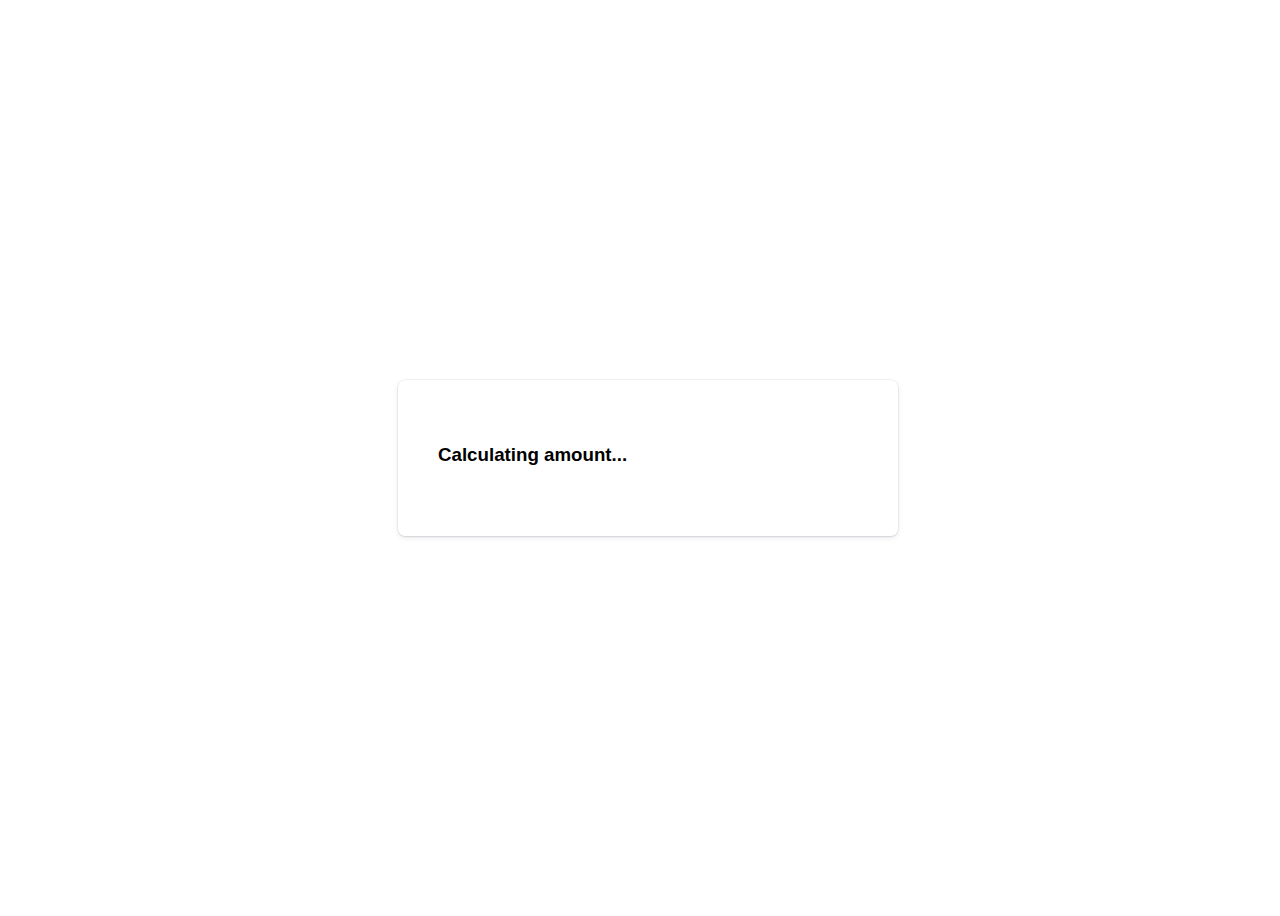
<file: src/checkout.html>
<!DOCTYPE html>
<html lang="en">
  <head>
    <meta charset="utf-8" />
    <title>Accept a payment</title>
    <meta name="description" content="A demo of a payment on Stripe" />
    <meta name="viewport" content="width=device-width, initial-scale=1" />
    <link rel="stylesheet" href="./css/checkout.css" />
    <script type="module" src="https://js.stripe.com/v3/"></script>
    <script type="module" src="./js/checkout.js" defer></script>
  </head>
  <body>
    <!-- Display a payment form -->
    <form id="payment-form">
      <div id="link-authentication-element">
        <!--Stripe.js injects the Link Authentication Element-->
      </div>
      <div id="payment-element">
        <!--Stripe.js injects the Payment Element-->
      </div>
      <h3 id="calculating">Calculating amount...</h3>
      <button id="submit" class="paymentBtn">
        <div class="spinner hidden" id="spinner"></div>
        <span id="button-text"></span>
      </button>
      <p id="counterTag"></p>
      <div id="payment-message"></div>
    </form>
  </body>
</html>
</file>
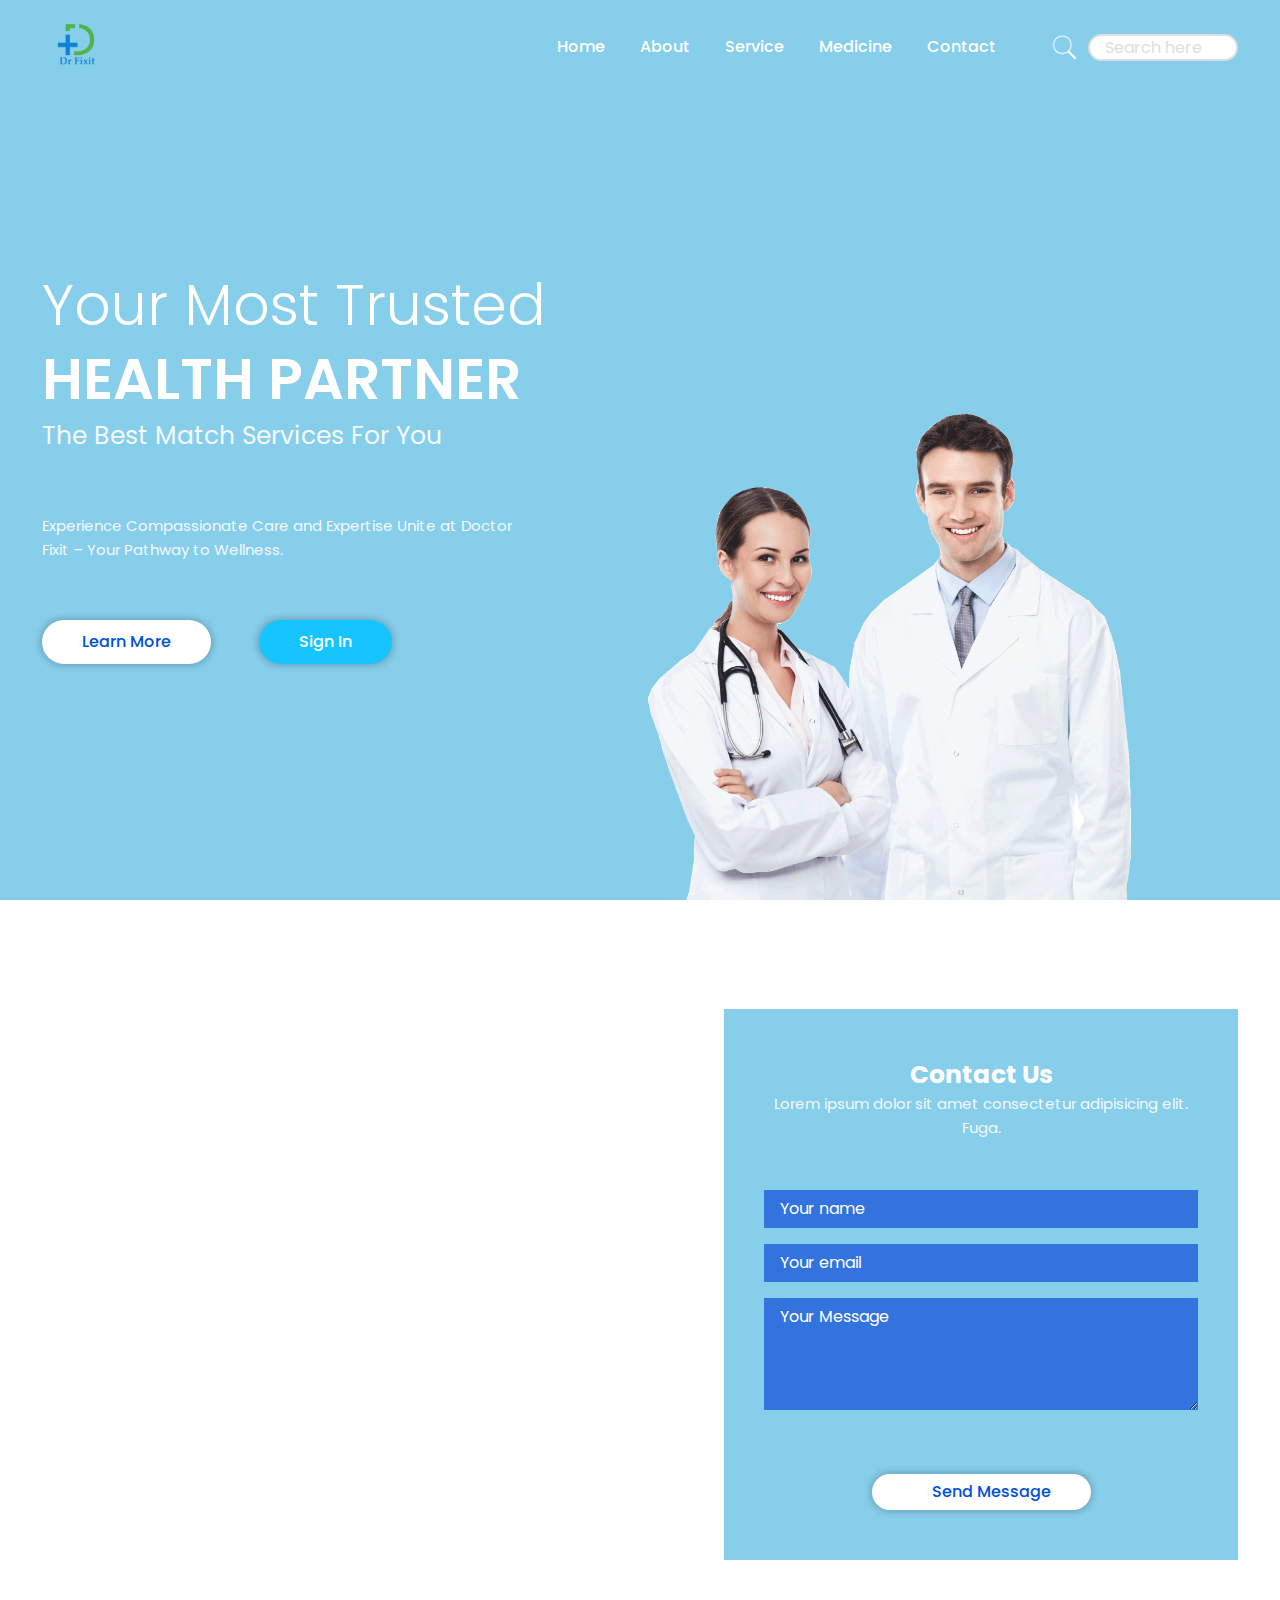
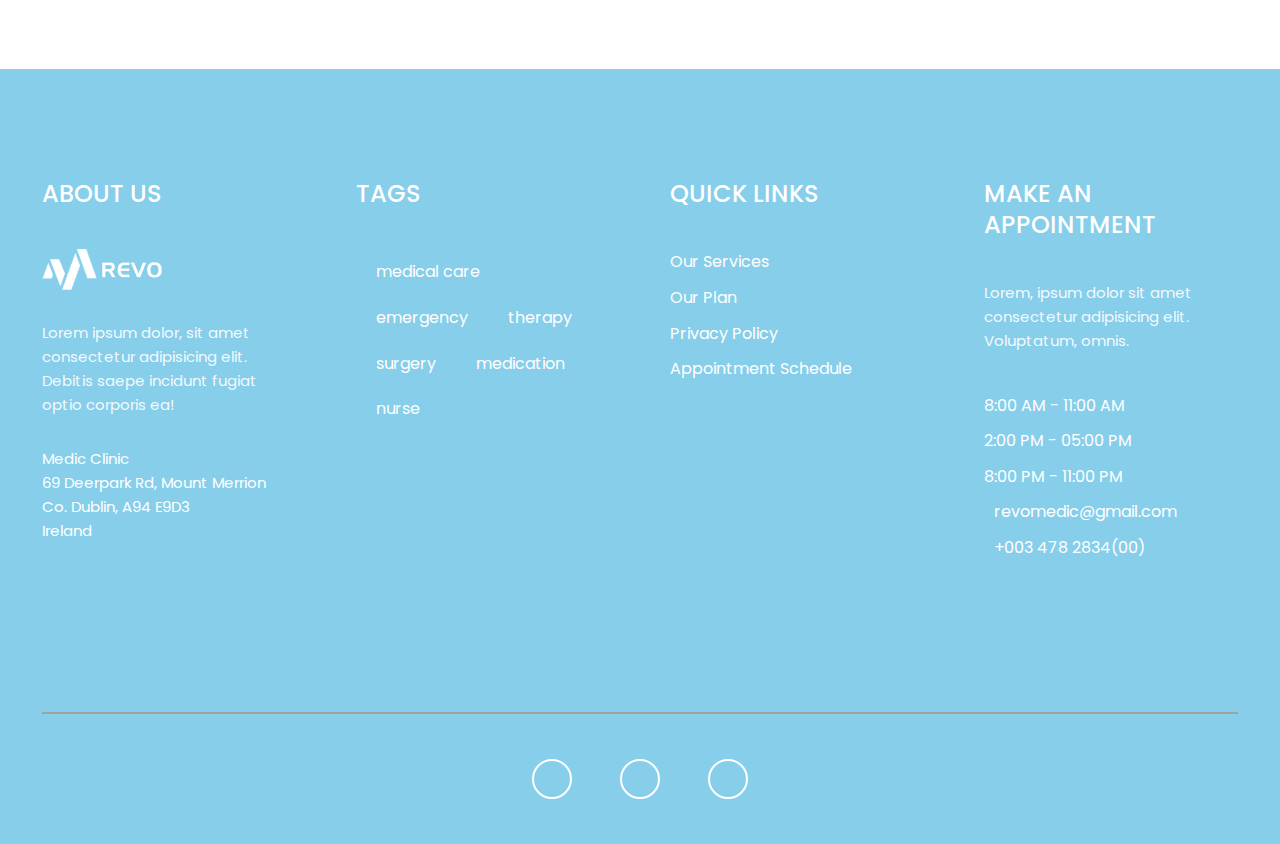
<file: src/contact.html>
<!DOCTYPE html>
<html lang="en">
  <head>
    <meta charset="UTF-8" />
    <meta http-equiv="X-UA-Compatible" content="IE=edge" />
    <meta name="viewport" content="width=device-width, initial-scale=1.0" />
    <title>Revo</title>
    <!-- font awesome -->
    <link
      rel="stylesheet"
      href="https://cdnjs.cloudflare.com/ajax/libs/font-awesome/6.0.0-beta2/css/all.min.css"
      integrity="sha512-YWzhKL2whUzgiheMoBFwW8CKV4qpHQAEuvilg9FAn5VJUDwKZZxkJNuGM4XkWuk94WCrrwslk8yWNGmY1EduTA=="
      crossorigin="anonymous"
      referrerpolicy="no-referrer"
    />
    <!-- normalize css -->
    <link rel="stylesheet" href="css/normalize.css" />
    <!-- custom css -->
    <link rel="stylesheet" href="css/main.css" />
  </head>
  <body>
    <!-- header -->
    <header class="header bg-blue">
      <nav class="navbar bg-blue">
        <div class="container flex">
          <a href="index.html" class="navbar-brand">
            <img src="images/Dr Fixit-01 (1) (1).png" alt="site logo" />
          </a>
          <button type="button" class="navbar-show-btn">
            <img src="images/ham-menu-icon.png" />
          </button>

          <div class="navbar-collapse bg-white">
            <button type="button" class="navbar-hide-btn">
              <img src="images/close-icon.png" />
            </button>
            <ul class="navbar-nav">
              <li class="nav-item">
                <a href="./index.html" class="nav-link">Home</a>
              </li>
              <li class="nav-item">
                <a href="#" class="nav-link">About</a>
              </li>
              <li class="nav-item">
                <a href="./service.html" class="nav-link">Service</a>
              </li>
              <li class="nav-item">
                <a href="./medicine.html" class="nav-link">Medicine</a>
              </li>

              <li class="nav-item">
                <a href="./contact.html" class="nav-link">Contact</a>
              </li>
            </ul>
            <div class="search-bar">
              <form>
                <div class="search-bar-box flex">
                  <span class="search-icon flex">
                    <img src="images/search-icon-dark.png" />
                  </span>
                  <input
                    type="search"
                    class="search-control"
                    placeholder="Search here"
                  />
                </div>
              </form>
            </div>
          </div>
        </div>
      </nav>

      <div class="header-inner text-white text-center">
        <div class="container grid">
          <div class="header-inner-left">
            <h1>
              your most trusted<br />
              <span>health partner</span>
            </h1>
            <p class="lead">the best match services for you</p>
            <p class="text text-md">
              Experience Compassionate Care and Expertise Unite at Doctor Fixit
              – Your Pathway to Wellness.
            </p>
            <div class="btn-group">
              <a href="#" class="btn btn-white">Learn More</a>
              <a href="./signinorup.html" class="btn btn-light-blue">Sign In</a>
            </div>
          </div>
          <div class="header-inner-right">
            <img src="images/header.png" />
          </div>
        </div>
      </div>
    </header>
    <!-- end of header -->

    <main>
      <!-- about section -->

      <!-- contact section -->
      <section id="contact" class="contact py">
        <div class="container grid">
          <div class="contact-left">
            <iframe
              src="https://www.google.com/maps/embed?pb=!1m18!1m12!1m3!1d3447.5031691555005!2d71.47326807514206!3d30.222724610102546!2m3!1f0!2f0!3f0!3m2!1i1024!2i768!4f13.1!3m3!1m2!1s0x393b33898a9bed43%3A0xe8b6afc877a33312!2sNCBA%26E%20Multan%20Campus!5e0!3m2!1sen!2s!4v1692085913038!5m2!1sen!2s"
              width="600"
              height="450"
              style="border: 0"
              allowfullscreen=""
              loading="lazy"
              referrerpolicy="no-referrer-when-downgrade"
            ></iframe>
          </div>
          <div class="contact-right text-white text-center bg-blue">
            <div class="contact-head">
              <h3 class="lead">Contact Us</h3>
              <p class="text text-md">
                Lorem ipsum dolor sit amet consectetur adipisicing elit. Fuga.
              </p>
            </div>
            <form id="contact-form">
              <div class="form-element">
                <input
                  type="text"
                  class="form-control"
                  placeholder="Your name"
                  name="name"
                />
              </div>
              <div class="form-element">
                <input
                  type="email"
                  class="form-control"
                  placeholder="Your email"
                  name="email"
                />
              </div>
              <div class="form-element">
                <textarea
                  rows="5"
                  placeholder="Your Message"
                  class="form-control"
                  name="message"
                ></textarea>
              </div>
              <button type="submit" class="btn btn-white btn-submit">
                <i class="fas fa-arrow-right"></i> Send Message
              </button>
            </form>
          </div>
        </div>
      </section>
      <!-- end of contact section -->
    </main>

    <!-- footer  -->
    <footer id="footer" class="footer text-center">
      <div class="container">
        <div class="footer-inner text-white py grid">
          <div class="footer-item">
            <h3 class="footer-head">about us</h3>
            <div class="icon">
              <img src="images/logo.png" />
            </div>
            <p class="text text-md">
              Lorem ipsum dolor, sit amet consectetur adipisicing elit. Debitis
              saepe incidunt fugiat optio corporis ea!
            </p>
            <address>
              Medic Clinic <br />
              69 Deerpark Rd, Mount Merrion <br />
              Co. Dublin, A94 E9D3 <br />
              Ireland
            </address>
          </div>

          <div class="footer-item">
            <h3 class="footer-head">tags</h3>
            <ul class="tags-list flex">
              <li>medical care</li>
              <li>emergency</li>
              <li>therapy</li>
              <li>surgery</li>
              <li>medication</li>
              <li>nurse</li>
            </ul>
          </div>

          <div class="footer-item">
            <h3 class="footer-head">Quick Links</h3>
            <ul>
              <li><a href="#" class="text-white">Our Services</a></li>
              <li><a href="#" class="text-white">Our Plan</a></li>
              <li><a href="#" class="text-white">Privacy Policy</a></li>
              <li><a href="#" class="text-white">Appointment Schedule</a></li>
            </ul>
          </div>

          <div class="footer-item">
            <h3 class="footer-head">make an appointment</h3>
            <p class="text text-md">
              Lorem, ipsum dolor sit amet consectetur adipisicing elit.
              Voluptatum, omnis.
            </p>
            <ul class="appointment-info">
              <li>8:00 AM - 11:00 AM</li>
              <li>2:00 PM - 05:00 PM</li>
              <li>8:00 PM - 11:00 PM</li>
              <li>
                <i class="fas fa-envelope"></i>
                <span>revomedic@gmail.com</span>
              </li>
              <li>
                <i class="fas fa-phone"></i>
                <span>+003 478 2834(00)</span>
              </li>
            </ul>
          </div>
        </div>

        <div class="footer-links">
          <ul class="flex">
            <li>
              <a href="#" class="text-white flex">
                <i class="fab fa-facebook-f"></i
              ></a>
            </li>
            <li>
              <a href="#" class="text-white flex">
                <i class="fab fa-twitter"></i
              ></a>
            </li>
            <li>
              <a href="#" class="text-white flex">
                <i class="fab fa-linkedin"></i
              ></a>
            </li>
          </ul>
        </div>
      </div>
    </footer>
    <!-- end of footer  -->

    <!-- custom js -->
    <script src="js/script.js"></script>
  </body>
</html>
</file>
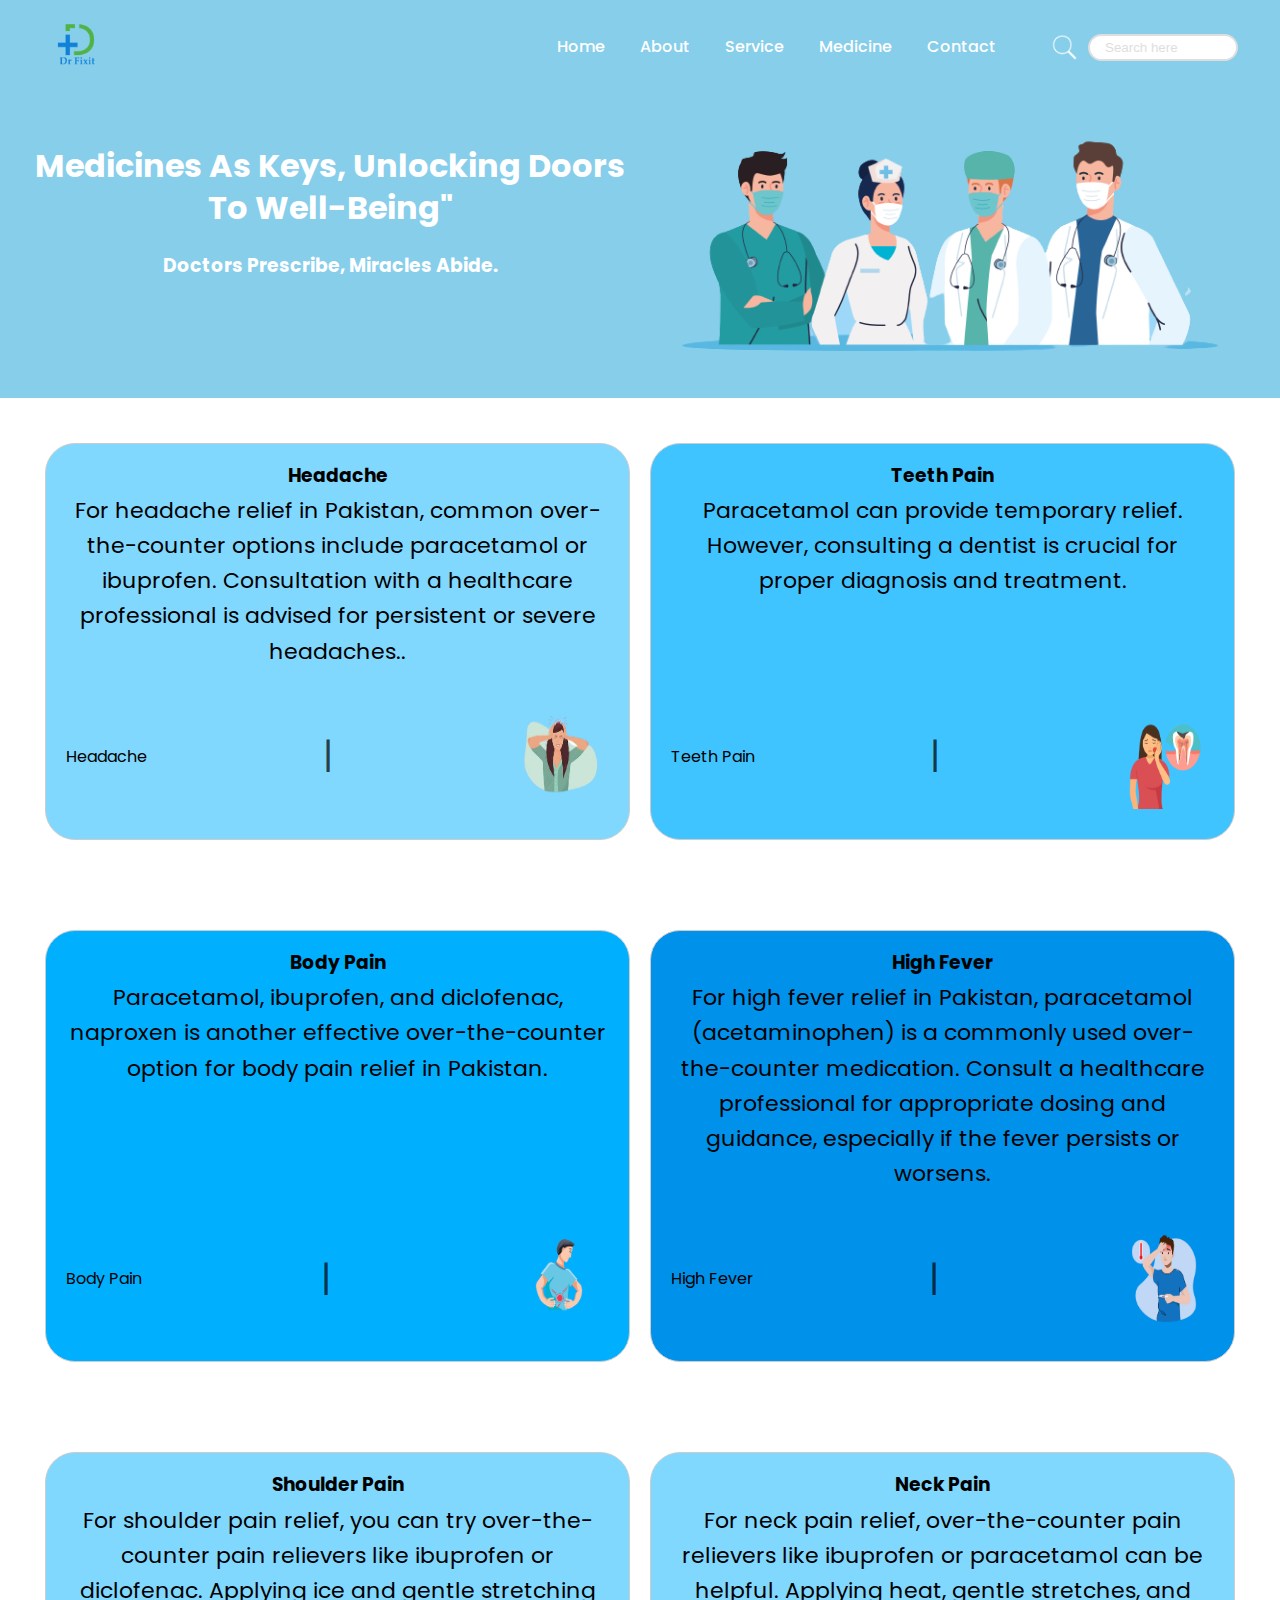
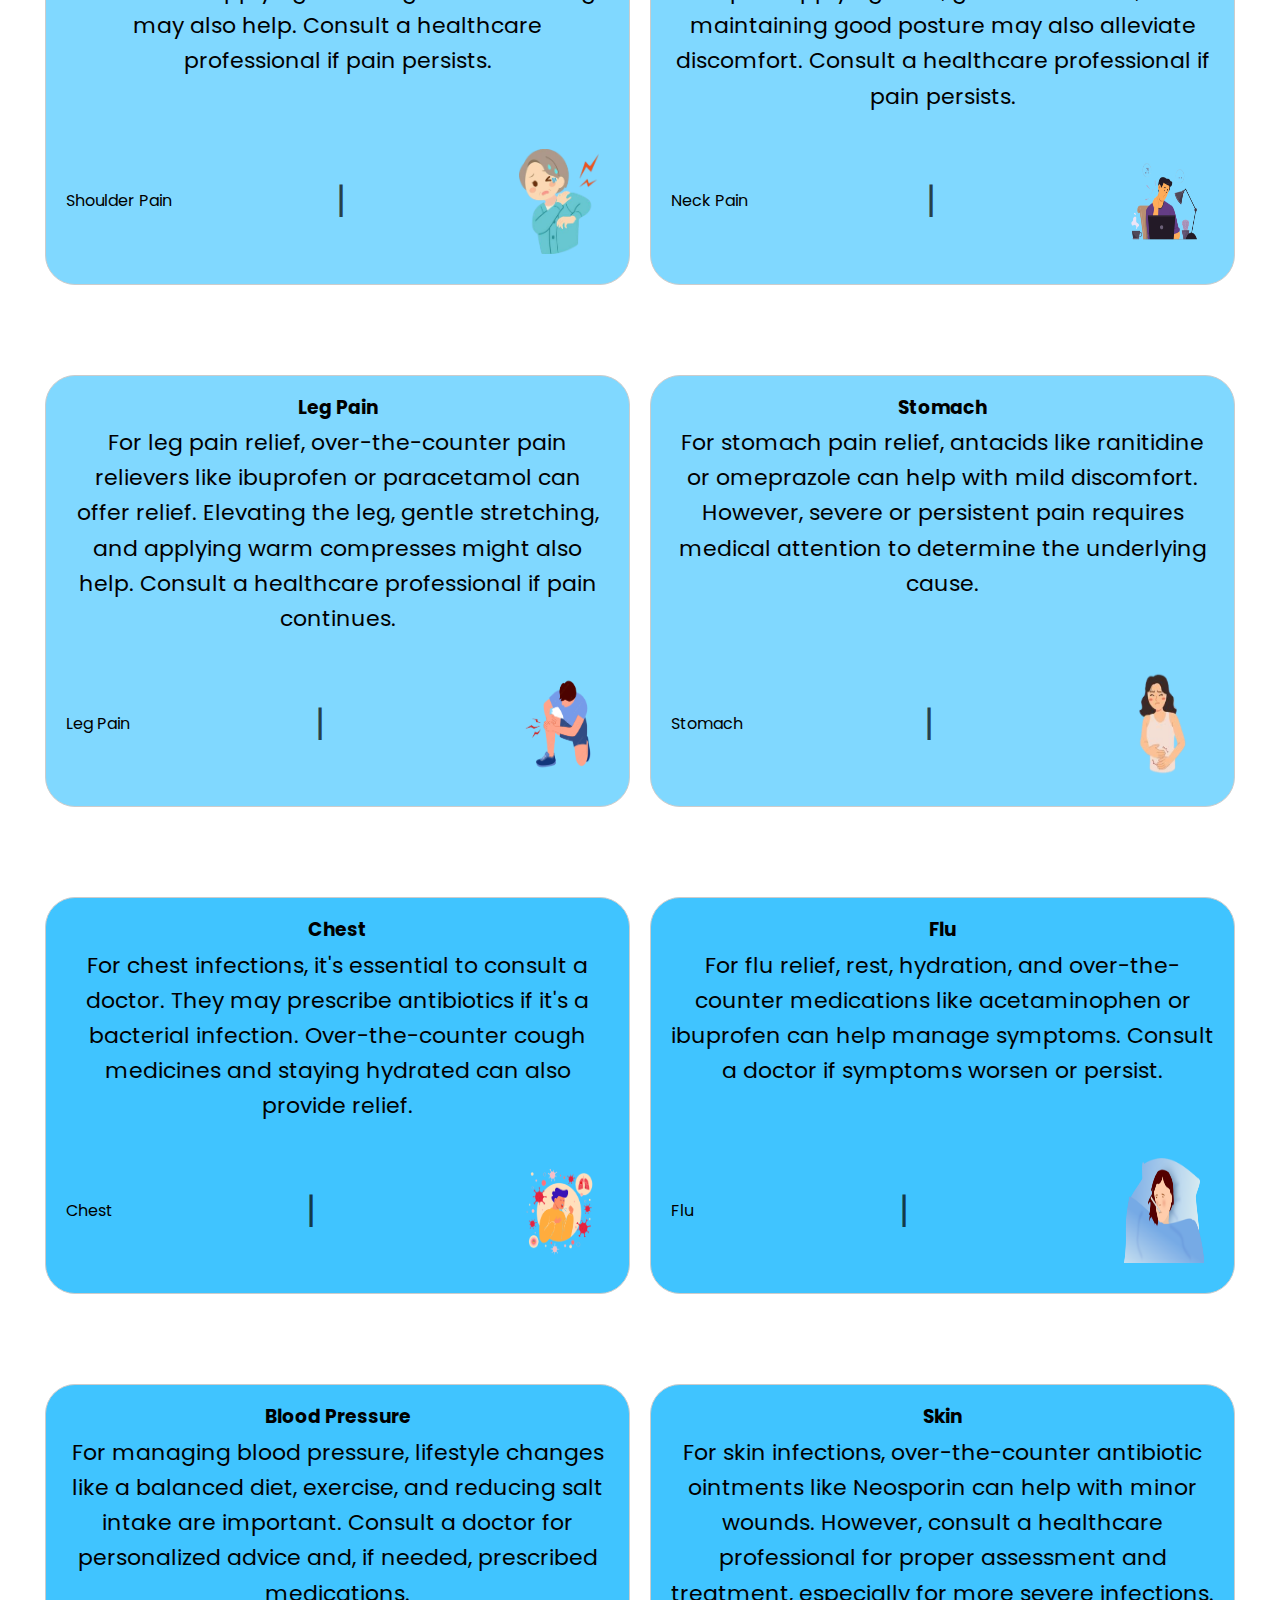
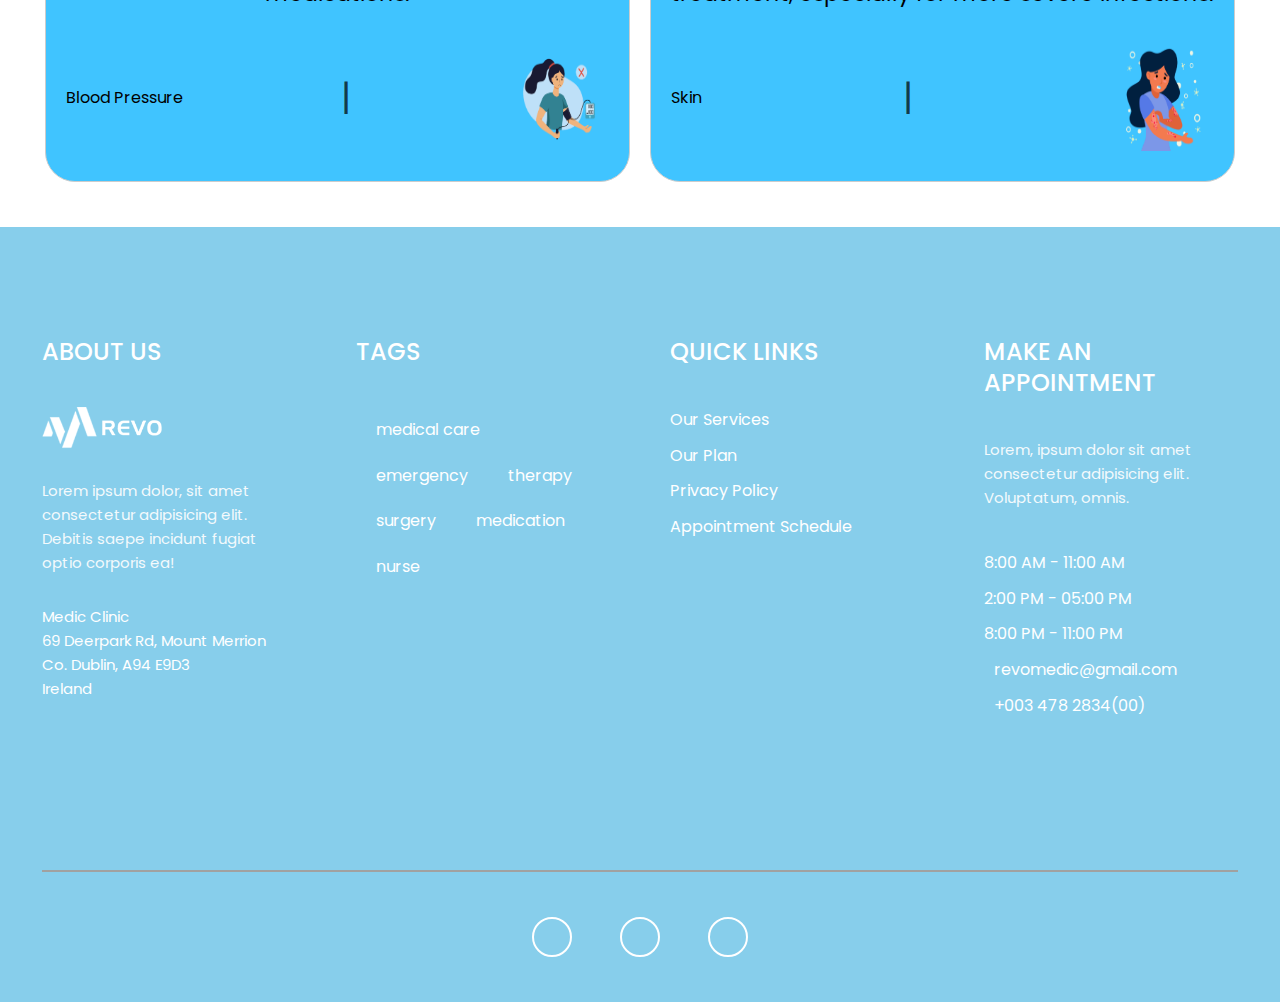
<file: src/medicine.html>
<!DOCTYPE html>
<html lang="en">

<head>
    <meta charset="UTF-8">
    <meta name="viewport" content="width=device-width, initial-scale=1.0">
    <link rel="stylesheet" href="./css/main.css">
    <link rel="stylesheet" href="./css/medicine.css">
    <title>Document</title>
</head>

<body>

    header class="header bg-blue">
    <nav class="navbar bg-blue">
        <div class="container flex">
            <a href="index.html" class="navbar-brand">
                <img src="images/Dr Fixit-01 (1) (1).png" alt="site logo">
            </a>
            <button type="button" class="navbar-show-btn">
                <img src="images/ham-menu-icon.png">
            </button>

            <div class="navbar-collapse bg-white">
                <button type="button" class="navbar-hide-btn">
                    <img src="images/close-icon.png">
                </button>
                <ul class="navbar-nav">
                    <li class="nav-item">
                        <a href="./index.html" class="nav-link">Home</a>
                    </li>
                    <li class="nav-item">
                        <a href="#" class="nav-link">About</a>
                    </li>
                    <li class="nav-item">
                        <a href="./service.html" class="nav-link">Service</a>
                    </li>
                    <li class="nav-item">
                        <a href="./medicine.html" class="nav-link">Medicine</a>
                    </li>


                    <li class="nav-item">
                        <a href="./contact.html" class="nav-link">Contact</a>
                    </li>
                </ul>
                <div class="search-bar">
                    <form>
                        <div class="search-bar-box flex">
                            <span class="search-icon flex">
                                <img src="images/search-icon-dark.png">
                            </span>
                            <input type="search" class="search-control" placeholder="Search here">
                        </div>
                    </form>
                </div>
            </div>
        </div>
    </nav>
    <!-- main section started -->
    <main class="main-section">
        <div class="section-one">
            <p>
            <h1>Medicines as keys, unlocking doors to well-being"<br></h1>
            <br>
            <h3>Doctors prescribe, miracles abide.</h3>
            </p>
        </div>
        <div class="section-two">
            <img src="./Assests/med.jpg.png" alt="Image">
        </div>
    </main>
    <!-- ended -->

    <!-- boxes section started  -->

    <section class="main">
        <div class="medicine-box1">
            <h3>Headache</h3>
            <div class="med-info">For headache relief in Pakistan, common over-the-counter options include paracetamol
                or ibuprofen. Consultation with a healthcare professional is advised for persistent or severe
                headaches..</div>
                <div class="box-p">
                    <p>Headache</p>
                    <span class="box-p-span">|</span>
                    <img src="./Assests/download-removebg-preview.png" alt="Disease 1" class="medicine-1">
                </div>
                

        </div>

        <div class="medicine-box2">
            <h3>Teeth Pain</h3>
            <div class="med-info">
                Paracetamol can provide temporary relief. However, consulting a dentist is crucial for proper diagnosis
                and treatment.
            </div>

            <div class="box-p">
                <p>Teeth Pain</p>
                <span class="box-p-span">|</span>
                <img src="./Assests/teeth.png" alt="Disease 2" class="medicine-1">
            </div>
            
            
        </div>

    </section>
    <section class="main">
        <div class="medicine-box3">
            <h3>Body Pain</h3>
            <div class="med-info">
                Paracetamol, ibuprofen, and diclofenac, naproxen is another effective over-the-counter option for body
                pain relief in Pakistan.
            </div>
            <div class="box-p">
                <p>Body Pain</p>
                <span class="box-p-span">|</span>
                <img src="./Assests/body.png" alt="Disease 3" class="medicine-1">
            </div>
        </div>
        <div class="medicine-box4">
            <h3>High Fever</h3>
            <div class="med-info">
                For high fever relief in Pakistan, paracetamol (acetaminophen) is a commonly used over-the-counter
                medication. Consult a healthcare professional for appropriate dosing and guidance, especially if the
                fever persists or worsens.
            </div>
            <div class="box-p">
                <p>High Fever</p>
                <span class="box-p-span">|</span>
                <img src="./Assests/high fever.png" alt="Disease 4" class="medicine-1">
            </div>

        </div>
    </section>
    <section class="main">
        <div class="medicine-box5">
            <h3>Shoulder Pain</h3>
            <div class="med-info">
                For shoulder pain relief, you can try over-the-counter pain relievers like ibuprofen or diclofenac.
                Applying ice and gentle stretching may also help. Consult a healthcare professional if pain persists.
            </div>
            <div class="box-p">
                <p>Shoulder Pain</p>
                <span class="box-p-span">|</span>
                <img src="./Assests/shoulder pain.png" alt="Disease 5" class="medicine-1">
            </div>

        </div>

        <div class="medicine-box6">
            <h3>Neck Pain</h3>
            <div class="med-info">
                For neck pain relief, over-the-counter pain relievers like ibuprofen or paracetamol can be helpful.
                Applying heat, gentle stretches, and maintaining good posture may also alleviate discomfort. Consult a
                healthcare professional if pain persists.
            </div>
            <div class="box-p">
                <p>Neck Pain</p>
                <span class="box-p-span">|</span>
                <img src="./Assests/neck pain.png" alt="Disease 6" class="medicine-1">
            </div>
            
        </div>
    </section>
    <section class="main">
        <div class="medicine-box7">
            <h3>Leg Pain</h3>
            <div class="med-info">
                For leg pain relief, over-the-counter pain relievers like ibuprofen or paracetamol can offer relief.
                Elevating the leg, gentle stretching, and applying warm compresses might also help. Consult a healthcare
                professional if pain continues.
            </div>
            <div class="box-p">
                <p>Leg Pain</p>
                <span class="box-p-span">|</span>
                <img src="./Assests/leg pain.png" alt="Disease 7" class="medicine-1">
            </div>
        </div>
        <div class="medicine-box8">
            <h3>Stomach</h3>
            <div class="med-info">
                For stomach pain relief, antacids like ranitidine or omeprazole can help with mild discomfort. However,
                severe or persistent pain requires medical attention to determine the underlying cause.
            </div>
            <div class="box-p">
                <p>Stomach</p>
                <span class="box-p-span">|</span>
                <img src="./Assests/stomach pain.png" alt="Disease 8" class="medicine-1">
            </div>
        </div>
    </section>
    <section class="main">
        <div class="medicine-box9">
            <h3>Chest</h3>
            <div class="med-info">
                For chest infections, it's essential to consult a doctor. They may prescribe antibiotics if it's a
                bacterial infection. Over-the-counter cough medicines and staying hydrated can also provide relief.
            </div>
            <div class="box-p">
                <p>Chest</p>
                <span class="box-p-span">|</span>
                <img src="./Assests/chest.png" alt="Disease 9" class="medicine-1">
            </div>
           

        </div>

        <div class="medicine-box10">
            <h3>Flu</h3>
            <div class="med-info">

                For flu relief, rest, hydration, and over-the-counter medications like acetaminophen or ibuprofen can
                help manage symptoms. Consult a doctor if symptoms worsen or persist.
            </div>
            <div class="box-p">
                <p>Flu</p>
                <span class="box-p-span">|</span>
                <img src="./Assests/flu.png" alt="Disease 10" class="medicine-1">
            </div>
            
        </div>

    </section>
    <section class="main">
        <div class="medicine-box11">
            <h3>Blood Pressure</h3>
            <div class="med-info">
                For managing blood pressure, lifestyle changes like a balanced diet, exercise, and reducing salt intake
                are important. Consult a doctor for personalized advice and, if needed, prescribed medications.
            </div>
            <div class="box-p">
                <p>Blood Pressure</p>
                <span class="box-p-span">|</span>
                <img src="./Assests/high blood pressure.png" alt="Disease 11" class="medicine-1">
            </div>
        </div>
        <div class="medicine-box12">
            <h3>Skin</h3>
            <div class="med-info">
                For skin infections, over-the-counter antibiotic ointments like Neosporin can help with minor wounds.
                However, consult a healthcare professional for proper assessment and treatment, especially for more
                severe infections.
            </div>
            <div class="box-p">
                <p>Skin</p>
                <span class="box-p-span">|</span>
                <img src="./Assests/skin infection (1).png" alt="Disease 12" class="medicine-1">
            </div>
        </div>
    </section>

    <div class="medicine-info" id="medicine-info"></div>



    <!-- footer -->

    <footer id="footer" class="footer text-center">
        <div class="container">
            <div class="footer-inner text-white py grid">
                <div class="footer-item">
                    <h3 class="footer-head">about us</h3>
                    <div class="icon">
                        <img src="images/logo.png">
                    </div>
                    <p class="text text-md">Lorem ipsum dolor, sit amet consectetur adipisicing elit. Debitis saepe
                        incidunt fugiat optio corporis ea!</p>
                    <address>
                        Medic Clinic <br>
                        69 Deerpark Rd, Mount Merrion <br>
                        Co. Dublin, A94 E9D3 <br>
                        Ireland
                    </address>
                </div>

                <div class="footer-item">
                    <h3 class="footer-head">tags</h3>
                    <ul class="tags-list flex">
                        <li>medical care</li>
                        <li>emergency</li>
                        <li>therapy</li>
                        <li>surgery</li>
                        <li>medication</li>
                        <li>nurse</li>
                    </ul>
                </div>

                <div class="footer-item">
                    <h3 class="footer-head">Quick Links</h3>
                    <ul>
                        <li><a href="#" class="text-white">Our Services</a></li>
                        <li><a href="#" class="text-white">Our Plan</a></li>
                        <li><a href="#" class="text-white">Privacy Policy</a></li>
                        <li><a href="#" class="text-white">Appointment Schedule</a></li>
                    </ul>
                </div>

                <div class="footer-item">
                    <h3 class="footer-head">make an appointment</h3>
                    <p class="text text-md">Lorem, ipsum dolor sit amet consectetur adipisicing elit. Voluptatum, omnis.
                    </p>
                    <ul class="appointment-info">
                        <li>8:00 AM - 11:00 AM</li>
                        <li>2:00 PM - 05:00 PM</li>
                        <li>8:00 PM - 11:00 PM</li>
                        <li>
                            <i class="fas fa-envelope"></i>
                            <span>revomedic@gmail.com</span>
                        </li>
                        <li>
                            <i class="fas fa-phone"></i>
                            <span>+003 478 2834(00)</span>
                        </li>
                    </ul>
                </div>
            </div>

            <div class="footer-links">
                <ul class="flex">
                    <li><a href="#" class="text-white flex"> <i class="fab fa-facebook-f"></i></a></li>
                    <li><a href="#" class="text-white flex"> <i class="fab fa-twitter"></i></a></li>
                    <li><a href="#" class="text-white flex"> <i class="fab fa-linkedin"></i></a></li>
                </ul>
            </div>
        </div>
    </footer>
    <!-- custom js -->
    <script type="module"  src="./js/script.js"></script>
</body>

</html>
</file>
<file: src/css/checkout.css>
/* Variables */
* {
  box-sizing: border-box;
}

body {
  font-family: -apple-system, BlinkMacSystemFont, sans-serif;
  font-size: 16px;
  -webkit-font-smoothing: antialiased;
  display: flex;
  justify-content: center;
  align-content: center;
  height: 100vh;
  width: 100vw;
}

form {
  width: 30vw;
  min-width: 500px;
  align-self: center;
  box-shadow: 0px 0px 0px 0.5px rgba(50, 50, 93, 0.1),
    0px 2px 5px 0px rgba(50, 50, 93, 0.1), 0px 1px 1.5px 0px rgba(0, 0, 0, 0.07);
  border-radius: 7px;
  padding: 40px;
}

.hidden {
  display: none;
}

#payment-message {
  color: rgb(105, 115, 134);
  font-size: 16px;
  line-height: 20px;
  padding-top: 12px;
  text-align: center;
}

#payment-element {
  margin-bottom: 24px;
}

/* Buttons and links */
button {
  background: #5469d4;
  font-family: Arial, sans-serif;
  color: #ffffff;
  border-radius: 4px;
  border: 0;
  padding: 12px 16px;
  font-size: 16px;
  font-weight: 600;
  cursor: pointer;
  display: none;
  transition: all 0.2s ease;
  box-shadow: 0px 4px 5.5px 0px rgba(0, 0, 0, 0.07);
  width: 100%;
}
button:hover {
  filter: contrast(115%);
}
button:disabled {
  opacity: 0.5;
  cursor: default;
}

/* spinner/processing state, errors */
.spinner,
.spinner:before,
.spinner:after {
  border-radius: 50%;
}
.spinner {
  color: #ffffff;
  font-size: 22px;
  text-indent: -99999px;
  margin: 0px auto;
  position: relative;
  width: 20px;
  height: 20px;
  box-shadow: inset 0 0 0 2px;
  -webkit-transform: translateZ(0);
  -ms-transform: translateZ(0);
  transform: translateZ(0);
}
.spinner:before,
.spinner:after {
  position: absolute;
  content: "";
}
.spinner:before {
  width: 10.4px;
  height: 20.4px;
  background: #5469d4;
  border-radius: 20.4px 0 0 20.4px;
  top: -0.2px;
  left: -0.2px;
  -webkit-transform-origin: 10.4px 10.2px;
  transform-origin: 10.4px 10.2px;
  -webkit-animation: loading 2s infinite ease 1.5s;
  animation: loading 2s infinite ease 1.5s;
}
.spinner:after {
  width: 10.4px;
  height: 10.2px;
  background: #5469d4;
  border-radius: 0 10.2px 10.2px 0;
  top: -0.1px;
  left: 10.2px;
  -webkit-transform-origin: 0px 10.2px;
  transform-origin: 0px 10.2px;
  -webkit-animation: loading 2s infinite ease;
  animation: loading 2s infinite ease;
}

@-webkit-keyframes loading {
  0% {
    -webkit-transform: rotate(0deg);
    transform: rotate(0deg);
  }
  100% {
    -webkit-transform: rotate(360deg);
    transform: rotate(360deg);
  }
}
@keyframes loading {
  0% {
    -webkit-transform: rotate(0deg);
    transform: rotate(0deg);
  }
  100% {
    -webkit-transform: rotate(360deg);
    transform: rotate(360deg);
  }
}

@media only screen and (max-width: 600px) {
  form {
    width: 80vw;
    min-width: initial;
  }
}

#counterTag {
  text-align: center;
}
</file>
<file: src/css/main.css>
@import url('https://fonts.googleapis.com/css2?family=Poppins:wght@200;300;400;500;600;700;800;900&display=swap');

/* variables */
:root{
    --fros-blue-color: #0050d5;
    --light-blue-color: #16c5ff;
    --dark-color: #202020;
    --light-gray: #dedede;
    --dark-gray: #a1a1a0;
    --light-color: #fff;
    --poppins-font: 'Poppins', sans-serif;
    --transition: all 0.3s ease-in-out;
    --box-shadow: 0 0 15px 2px rgba(0, 0, 0, 0.2)!important;
}

/* some resets */
*{
    padding: 0;
    margin: 0;
    -webkit-box-sizing: border-box;
            box-sizing: border-box;
}
html{
    font-size: 10px;
}
body{
    font-size: 1.6rem;
    line-height: 1.6;
    font-family: var(--poppins-font);
    overflow-x: hidden;
}
.banner-img{
    margin-top: 90px;
}
.content{
    display: flex;
}
/* service section css */

  /* Services ends  */
img{
    width: 100%;
    display: block;
}
ul{
    list-style: none;
}
a{
    text-decoration: none;
    color: var(--dark-color);
}
.bg-blue{
    background-color: skyblue;
}
.bg-white{
    background-color: var(--light-color);
}
.text-blue{
    color: var(--fros-blue-color);
}
.text-white{
    color: var(--light-color);
}

/* button */
.btn, button{
    border: none;
    cursor: pointer;
}
.btn{
    padding: .9rem 4rem;
    border-radius: 3rem;
    display: inline-block;
    background-color: var(--light-color);
    font-weight: 500;
    -webkit-box-shadow: 0 0 7px 2px rgba(0, 0, 0, 0.2);
            box-shadow: 0 0 7px 2px rgba(0, 0, 0, 0.2);
    -webkit-transition: var(--transition);
    -o-transition: var(--transition);
    transition: var(--transition);
}
.btn-white{
    color: var(--fros-blue-color);
}
.btn-light-blue{
    background-color: var(--light-blue-color);
    color: var(--light-color);
}
.btn-blue{
    background-color: skyblue;
    color: var(--light-color);
}
.btn-group{
    display: -webkit-box;
    display: -ms-flexbox;
    display: flex;
    -ms-flex-wrap: wrap;
        flex-wrap: wrap;
    -webkit-box-align: center;
        -ms-flex-align: center;
            align-items: center;
}
.btn-group .btn{
    width: 100%;
}
.btn-group .btn:first-child{
    margin-bottom: 2rem;
}
.btn:hover{
    -webkit-box-shadow: var(--box-shadow);
            box-shadow: var(--box-shadow);
}

.container{
    max-width: 95vw;
    margin: 0 auto;
    padding: 0 1rem;
}
.flex{
    display: -webkit-box;
    display: -ms-flexbox;
    display: flex;
    -webkit-box-align: center;
        -ms-flex-align: center;
            align-items: center;
    -webkit-box-pack: center;
        -ms-flex-pack: center;
            justify-content: center;
}
.grid{
    display: grid;
}
input{
    outline: 0;
}
.lead{
    font-size: 25px;
    text-transform: capitalize;
}
h1, h2, h3{
    text-transform: capitalize;
    margin-top: 0;
    line-height: 1.3;
}
.text{
    opacity: 0.9;
}
.text-md{
    font-size: 1.5rem;
}
.text-lg{
    font-size: 2rem;
    font-weight: 500;
}
.text-sm{
    font-size: 1.3rem;
}
.py{
    padding: 10.9rem 0;
}
.text-center{
    text-align: center;
}

/* header */
.header{
    min-height: 100vh;
}
.navbar{
    position: fixed;
    top: 0;
    left: 0;
    width: 100%;
    padding: 3.2rem 0;
    z-index: 999;
    background-color: skyblue;
}
.navbar .container{
    -webkit-box-pack: justify;
        -ms-flex-pack: justify;
            justify-content: space-between;
            height: 30px;
}
.navbar-brand img{
    width: 68px;
    height: 70px;
}
.navbar-show-btn, .navbar-hide-btn{
    background-color: transparent;
    width: 30px;
    -webkit-transition: var(--transition);
    -o-transition: var(--transition);
    transition: var(--transition);
}
button[class ^= navbar]:hover{
    -webkit-transform: scale(1.1);
        -ms-transform: scale(1.1);
            transform: scale(1.1);
}


.navbar-collapse{
    position: fixed;
    top: 0;
    right: 0;
    width: 100%;
    height: 100%;
    padding: 8rem 3rem;
    display: -webkit-box;
    display: -ms-flexbox;
    display: flex;
    -webkit-box-orient: vertical;
    -webkit-box-direction: normal;
        -ms-flex-direction: column;
            flex-direction: column;
    -webkit-box-pack: justify;
        -ms-flex-pack: justify;
            justify-content: space-between;
    -webkit-box-shadow: -3px 0 10px 4px rgba(0, 0, 0, 0.1);
            box-shadow: -3px 0 10px 4px rgba(0, 0, 0, 0.1);
    -webkit-transform: translateX(110%);
        -ms-transform: translateX(110%);
            transform: translateX(110%);
    -webkit-transition: var(--transition);
    -o-transition: var(--transition);
    transition: var(--transition);
    z-index: 1000;
}
/* navbar show class */
.navbar-show{
    -webkit-transform: translateX(0);
        -ms-transform: translateX(0);
            transform: translateX(0);
}
.navbar-hide-btn{
    position: absolute;
    right: 2rem;
    top: 4.5rem;
}
.nav-item{
    margin: 1.4rem 0;
}
.nav-link{
    opacity: 0.8;
    font-weight: 600;
    -webkit-transition: var(--transition);
    -o-transition: var(--transition);
    transition: var(--transition);
    display: inline-block;
}
.nav-link:hover{
    opacity: 1;
    color: var(--fros-blue-color);
    -webkit-transform: translateX(10px);
        -ms-transform: translateX(10px);
            transform: translateX(10px);
}
.search-icon{
    display: block;
    width: 27px;
    margin-right: 1rem;
}
.search-control::-webkit-input-placeholder{
    color: var(--light-gray);
}
.search-control::-moz-placeholder{
    color: var(--light-gray);
}
.search-control:-ms-input-placeholder{
    color: var(--light-gray);
}
.search-control::-ms-input-placeholder{
    color: var(--light-gray);
}
.search-control::placeholder{
    color: var(--light-gray);
}
.search-control{
    height: 27px;
    width: 100%;
    border-radius: 1.9rem;
    border: 2px solid var(--light-gray);
    padding: 0 1.5rem;
}

/* header inner */
.header-inner{
    padding-top: 16rem;
    background-color: skyblue;
}
.header-inner-left h1{
    font-size: 4rem;
    font-weight: 300;
    margin-bottom: 0;
}
.header-inner-left h1 span{
    font-weight: 600;
    text-transform: uppercase;
}
.header-inner-left .lead{
    opacity: 0.9;
}
.header-inner-left .text{
    margin: 5.8rem 0;
    max-width: 500px;
    margin-right: auto;
    margin-left: auto;
}
.header-inner-left .btn-group{
    -webkit-box-pack: center;
        -ms-flex-pack: center;
            justify-content: center;
}
.header-inner-right{
    margin-top: 6rem;
}
.header-inner-right img{
    max-width: 520px;
    margin: 0 auto;
}

/* about section */
.section-head h2{
    font-size: 4rem;
    font-weight: 500;
    margin-bottom: 3rem;
    text-align: center;
    background-color: skyblue;
}
.border-line{
    height: .4rem;
    width: 100%;
    margin-right: auto;
    margin-left: auto;
    background-color: var(--light-gray);
    position: relative;
}
.border-line::after{
    content: "";
    position: absolute;
    top: 0;
    left: 50%;
    -webkit-transform: translateX(-50%);
        -ms-transform: translateX(-50%);
            transform: translateX(-50%);
    height: 100%;
    width: 102px;
    background-color: var(--light-blue-color);
}
.about-left{
    margin-bottom: 6rem;
}
.about-right{
    margin-top: 16.8rem;
}
.about-left .text{
    margin: 5.6rem 0;
    line-height: 2.3;
}
.about .btn-white{
    color: var(--dark-gray);
}
.about-right .img{
    width: 100%;
    background-color: #3983fe;
    max-width: 537px;
    position: relative;
}
.about-right .img img{
    padding-top: 10rem;
    -webkit-transform: scaleX(1.03);
        -ms-transform: scaleX(1.03);
            transform: scaleX(1.03);
}
.about-right .img::after, .about-right .img::before{
    content: "";
    position: absolute;
    width: 100%;
    height: 100%;
}
.about-right .img::after{
    top: -56px;
    left: 0;
    background-color: #0060ff;
    z-index: -1;
}
.about-right .img::before{
    top: -112px;
    left: 0;
    background-color: var(--fros-blue-color);
    z-index: -2;
}

/* banner one section */
.banner-one{
    background: -webkit-gradient(linear, left top, left bottom, from(rgba(0, 80, 213, 0.9)), to(rgba(0, 90, 213, 0.85))), url('../images/banner-1-img.png') top/cover no-repeat;
    background: -o-linear-gradient(rgba(0, 80, 213, 0.9), rgba(0, 90, 213, 0.85)), url('../images/banner-1-img.png') top/cover no-repeat;
    background: linear-gradient(rgba(0, 80, 213, 0.9), rgba(0, 90, 213, 0.85)), url('../images/banner-1-img.png') top/cover no-repeat;
    height: 480px;
    display: -webkit-box;
    display: -ms-flexbox;
    display: flex;
    -webkit-box-align: center;
        -ms-flex-align: center;
            align-items: center;
    -webkit-box-pack: center;
        -ms-flex-pack: center;
            justify-content: center;
}
.banner-one .lead{
    font-size: 2.8rem;
    font-weight: 500;
    max-width: 600px;
}
.banner-one .text-sm{
    font-weight: 500;
}

/* services section */
.services .section-head .text-lg{
    color: var(--dark-gray);
    margin-top: -2rem;
}
.services .section-head img{
    margin: 3.7rem auto;
}
.line-art{
    max-width: 240px;
    margin: auto;
}
.line-art img{
    width: 30px;
}
.line-art div{
    width: 100px;
    height: 2px;
    background-color: var(--light-gray);
}
.services-inner{
    padding: 6rem 0;
}
.service-item{
    padding: 3rem;
    margin-bottom: 3rem;
}
.service-item:last-child{
    margin-bottom: 0;
}
.service-item .icon img{
    width: 80px;
    margin: auto;
}
.service-item h3{
    margin: 5rem 0;
    opacity: 0.7;
}

/* banner two section */
.banner-two{
    background: -webkit-gradient(linear, left top, left bottom, from(rgba(0, 80, 213, 0.9)), to(rgba(0, 90, 213, 0.85))), url('../images/banner-two-bg.png') top/cover no-repeat;
    background: -o-linear-gradient(rgba(0, 80, 213, 0.9), rgba(0, 90, 213, 0.85)), url('../images/banner-two-bg.png') top/cover no-repeat;
    background: linear-gradient(rgba(0, 80, 213, 0.9), rgba(0, 90, 213, 0.85)), url('../images/banner-two-bg.png') top/cover no-repeat;
    padding: 13.6rem 0;
}
.banner-two-left img{
    max-width: 620px;
    margin: auto;
}
.banner-two-right .lead{
    font-size: 2.2rem;
    margin-top: 6rem;
}
.banner-two-right .btn-group{
    margin-top: 6rem;
    -webkit-box-pack: center;
        -ms-flex-pack: center;
            justify-content: center;
}

/* doctors panel */
.doc-panel-inner{
    margin-top: 8rem;
}
.doc-panel-item{
    margin-bottom: 6rem;
}
.doc-panel-item:last-child{
    margin-bottom: 0;
}
.doc-panel-item .img{
    position: relative;
    height: 440px;
    background-color: var(--light-gray);
    overflow: hidden;
    -webkit-box-align: end;
        -ms-flex-align: end;
            align-items: flex-end;
}
.doc-panel-item .img .info{
    position: absolute;
    bottom: -100%;
    left: 0;
    width: 100%;
    height: 100px;
    -webkit-box-orient: vertical;
    -webkit-box-direction: normal;
        -ms-flex-direction: column;
            flex-direction: column;
    -webkit-transition: var(--transition);
    -o-transition: var(--transition);
    transition: var(--transition);
}
.doc-panel-item .img{
    max-width: 357px;
    margin-left: auto;
    margin-right: auto;
}
.doc-panel-item:hover .info{
    bottom: 0;
}

/* package service */
.package-service-inner{
    margin-top: 14rem;
}
.package-service{
    background: -webkit-gradient(linear, left top, left bottom, from(rgba(0, 80, 213, 0.85)), to(rgba(0, 80, 213, 0.95))), url('../images/package-service-img.jpg') center/cover no-repeat;
    background: -o-linear-gradient(rgba(0, 80, 213, 0.85), rgba(0, 80, 213, 0.95)), url('../images/package-service-img.jpg') center/cover no-repeat;
    background: linear-gradient(rgba(0, 80, 213, 0.85), rgba(0, 80, 213, 0.95)), url('../images/package-service-img.jpg') center/cover no-repeat;
}
.package-service-head{
    color: var(--light-color);
}
.package-service-head h2{
    font-size: 39px;
}
.package-service-item{
    padding: 3rem 5rem;
    position: relative;
    margin-bottom: 12rem;
}
.package-service-item:last-child{
    margin-bottom: 0;
}
.package-service-item .icon{
    width: 86px;
    height: 86px;
    background-color: var(--light-blue-color);
    border-radius: 2rem;
    border-bottom-right-radius: 0;
    color: var(--light-color);
    position: absolute;
    top: -43px;
    left: 50%;
    -webkit-transform: translateX(-50%) rotate(45deg);
        -ms-transform: translateX(-50%) rotate(45deg);
            transform: translateX(-50%) rotate(45deg);
}
.package-service-item .icon i{
    -webkit-transform: rotate(-45deg);
        -ms-transform: rotate(-45deg);
            transform: rotate(-45deg);
}
.package-service-item h3{
    opacity: 0.7;
    margin: 8rem 0 4rem 0;
}
.package-service-item .text-sm{
    color: var(--dark-gray);
}
.package-service-item .btn{
    margin: 4rem 0;
}

/* posts section */
.posts{
    background-color: var(--light-gray);
}
.posts-inner{
    margin-top: 6rem;
}
.post-item{
    padding: 1.2rem;
    -webkit-box-shadow: var(--box-shadow);
            box-shadow: var(--box-shadow);
    margin-bottom: 6rem;
}
.post-item:last-child{
    margin-bottom: 0;
}
.post-item .content{
    padding: 3rem 2rem 1rem 2rem;
}
.post-item h4{
    margin-bottom: 1rem;
}
.post-item .text{
    padding: 1rem 0;
}
.post-item .info{
    -webkit-box-pack: justify;
        -ms-flex-pack: justify;
            justify-content: space-between;
    color: var(--dark-gray);
}
.post-item .info .text{
    padding-bottom: 0;
}

/* contact section */
.contact-left{
    margin-bottom: 6rem;
    height: 100%;
}
.contact-left iframe{
    width: 100%;
    height: 100%;
    -o-object-fit: cover;
       object-fit: cover;
}
.contact-right{
    padding: 5rem 4rem;
}
.contact-right form{
    margin-top: 5rem;
}
.form-element .form-control{
    width: 100%;
    background-color: #3373dd;
    border: none;
    outline: 0;
    padding: 1rem 1.6rem;
    margin-bottom: 1.6rem;
    color: var(--light-color);
}
.form-element .form-control::-webkit-input-placeholder{
    color: var(--light-color);
}
.form-element .form-control::-moz-placeholder{
    color: var(--light-color);
}
.form-element .form-control:-ms-input-placeholder{
    color: var(--light-color);
}
.form-element .form-control::-ms-input-placeholder{
    color: var(--light-color);
}
.form-element .form-control::placeholder{
    color: var(--light-color);
}
.btn-submit{
    margin-top: 4rem;
}
.btn-submit i{
    margin-right: 2rem;
}

/* footer */
.footer{
    background-color: skyblue;
    
}
.footer-item{
    margin-bottom: 6rem;
}
.footer-item:last-child{
    margin-bottom: 0;
}
.footer-head{
    text-transform: uppercase;
    font-weight: 500;
    font-size: 2.4rem;
    margin-bottom: 4rem;
}
.footer-item .icon{
    width: 120px;
    margin: auto;
}
.footer-item .text{
    padding: 3rem 0;
    max-width: 500px;
    margin-right: auto;
    margin-left: auto;
}
.footer-item address{
    font-size: 1.5rem;
    font-style: normal;
}
.footer-item .tags-list{
    -ms-flex-wrap: wrap;
        flex-wrap: wrap;
}
.footer-item .tags-list li{
    margin: .5rem 1rem;
    padding: .5rem 1rem;
    /* background-color: rgb(58, 58, 58); */
    border-radius: .4rem;
}
.footer-item a{
    margin-bottom: 1rem;
    display: inline-block;
    -webkit-transition: var(--transition);
    -o-transition: var(--transition);
    transition: var(--transition);
}
.footer-item a:hover{
    color: var(--dark-gray);
}
.footer-item:last-child .text{
    padding-top: 0;
}
.footer-item .appointment-info li{
    margin: 1rem 0;
}
.footer-item .appointment-info li span{
    margin-left: 1rem;
}
.footer-links{
    border-top: 2px solid var(--dark-gray);
    padding: 4.5rem 0;
}
.footer-links li{
    margin: 0 2.4rem;
    font-size: 2rem;
}
.footer-links li a{
    height: 40px;
    width: 40px;
    border-radius: 50%;
    border: 2px solid var(--light-color);
    -webkit-transition: var(--transition);
    -o-transition: var(--transition);
    transition: var(--transition);
}
.footer-links li a:hover{
    background-color: var(--light-color);
    color: var(--fros-blue-color);
}




/* Media Queries */
@media(min-width: 450px){
    .navbar-collapse{
        width: 320px;
    }
    .btn-group .btn{
        width: auto;
    }
    .btn-group .btn:first-child{
        margin-right: 48px;
        margin-bottom: 0;
    }
    .border-line{
        width: 405px;
    }

}

@media(min-width: 768px){
    .header-inner-left h1{
        font-size: 5.7rem;
    }
    .services-inner, .doc-panel-inner{
        grid-template-columns: repeat(2, 1fr);
    }
    .doc-panel-inner{
        -webkit-column-gap: 3rem;
           -moz-column-gap: 3rem;
                column-gap: 3rem;
    }
    .doc-panel .section-head h2{
        text-align: left;
    }
    .package-service-inner, .posts-inner, .footer-inner{
        grid-template-columns: repeat(2, 1fr);
        -webkit-column-gap: 6rem;
           -moz-column-gap: 6rem;
                column-gap: 6rem;
    }
    .footer-inner{
        text-align: left;
    }
    .footer-item .icon, .footer-item .text{
        margin-left: 0;
    }
    .footer-item .tags-list{
        -webkit-box-pack: start;
            -ms-flex-pack: start;
                justify-content: flex-start;
    }
}

@media(min-width: 992px){
    .header-inner{
        padding-top: 3.2rem;
    }
    .header-inner .container{
        grid-template-columns: 545px auto;
        -webkit-box-align: center;
            -ms-flex-align: center;
                align-items: center;
        height: calc(100vh - 32px);
        position: relative;
    }
    .header-inner-left{
        text-align: left;
    }
    .header-inner-left .text{
        margin-left: 0;
    }
    .header-inner-left .btn-group{
        -webkit-box-pack: start;
            -ms-flex-pack: start;
                justify-content: start;
    }
    .header-inner-right img{
        position: absolute;
        bottom: 0;
        right: 0;
        padding-left: 5rem;
    }
    .about-inner .container{
        grid-template-columns: repeat(2, 1fr);
        -webkit-column-gap: 3rem;
           -moz-column-gap: 3rem;
                column-gap: 3rem;
    }
    .about-left{
        text-align: left;
        margin-bottom: 0;
    }
    .about-left .section-head h2{
        text-align: left;
    }
    .border-line{
        margin-left: 0;
    }
    .border-line::after{
        left: 0;
        -webkit-transform: translateX(0);
            -ms-transform: translateX(0);
                transform: translateX(0);
    }
    .about-right{
        margin-left: auto;
        margin-top: 11.2rem;
    }

    .banner-two .container{
        grid-template-columns: repeat(2, 1fr);
        -webkit-box-align: center;
            -ms-flex-align: center;
                align-items: center;
        -webkit-column-gap: 6rem;
           -moz-column-gap: 6rem;
                column-gap: 6rem;
    }
    .banner-two-right{
        text-align: left;
    }
    .banner-two-right .btn-group{
        -webkit-box-pack: start;
            -ms-flex-pack: start;
                justify-content: flex-start;
    }
    .banner-two-right .lead{
        margin-top: 0;
    }
    .banner-two-left img{
        width: 100%;
        max-width: 100%;
    }
    .doc-panel-inner{
        grid-template-columns: repeat(3, 1fr);
    }
    .doc-panel-item{
        margin-bottom: 0;
    }
    .package-service-inner{
        grid-template-columns: repeat(3, 1fr);
    }
    .package-service-item{
        margin-bottom: 0;
    }

    .contact .container{
        grid-template-columns: repeat(2, 1fr);
        -webkit-column-gap: 2.4rem;
           -moz-column-gap: 2.4rem;
                column-gap: 2.4rem;
    }
}

@media(min-width: 1200px){
    .navbar-show-btn, .navbar-hide-btn{
        display: none;
    }
    .navbar-collapse{
        -webkit-transform: translateX(0);
            -ms-transform: translateX(0);
                transform: translateX(0);
        position: relative;
        -webkit-box-orient: horizontal;
        -webkit-box-direction: normal;
            -ms-flex-direction: row;
                flex-direction: row;
        -webkit-box-pack: end;
            -ms-flex-pack: end;
                justify-content: flex-end;
        -webkit-box-align: center;
            -ms-flex-align: center;
                align-items: center;
        width: 100%;
        height: auto;
        padding: 0;
        background-color: transparent;
        -webkit-box-shadow: none;
                box-shadow: none;
        -webkit-transition: none;
        -o-transition: none;
        transition: none;
    }
    .navbar-nav{
        display: -webkit-box;
        display: -ms-flexbox;
        display: flex;
    }
    .nav-item{
        margin: 0;
        margin-left: 3.5rem;
    }
    .nav-link{
        color: var(--light-color);
        opacity: 1;
        font-weight: 500;
        position: relative;
    }
    .nav-link::after{
        content: "";
        position: absolute;
        top: 100%;
        left: 0;
        height: 2px;
        width: 0;
        background-color: var(--light-color);
        opacity: 0;
        -webkit-transition: var(--transition);
        -o-transition: var(--transition);
        transition: var(--transition);
    }
    .nav-link:hover{
        -webkit-transform: none;
            -ms-transform: none;
                transform: none;
        color: var(--light-color);
    }
    .nav-link:hover::after{
        opacity: 1;
        width: 100%;
    }
    .search-bar{
        margin-left: 5.5rem;
    }
    .search-inner-right{
        width: 100%;
    }
    .search-inner-right img{
        padding-left: 0;
        max-width: 647px;
    }
    .search-control{
        width: 150px;
    }
    .header-inner-right{
        width: 100%;
    }
    .header-inner-right img{
        padding-left: 0;
        max-width: 485px;
        /* height: 107%;
        margin-top: 14px;
        position: inherit; */
        margin-right: 116px;
    }

    .services-inner{
        grid-template-columns: repeat(4, 1fr);
        -webkit-column-gap: 2rem;
           -moz-column-gap: 2rem;
                column-gap: 2rem;
    }
    .service-item{
        margin-bottom: 0;
    }
    .doc-panel-inner{
        -webkit-column-gap: 9rem;
           -moz-column-gap: 9rem;
                column-gap: 9rem;
    }
    .posts-inner{
        grid-template-columns: repeat(3, 1fr);
    }
    .post-item{
        margin-bottom: 0;
    }

    .contact .container{
        grid-template-columns: auto 514px;
    }
    .footer-inner{
        grid-template-columns: repeat(4, 1fr);
        -webkit-column-gap: 6rem;
           -moz-column-gap: 6rem;
                column-gap: 6rem;
    }
}

@media(min-width: 1480px){
    /* general */
    .container{
        max-width: 81vw;
    }
}

/* transition and animation stopper */
.resize-animation-stopper *{
    -webkit-animation: none!important;
            animation: none!important;
    -webkit-transition: none!important;
    -o-transition: none!important;
    transition: none!important;
}
</file>
<file: src/css/medicine.css>
.main-section {
    background-color: skyblue;
    display: flex;
    align-items: center;
    justify-content: center;
    padding: 0 2rem;
}

.section-one {
    display: flex;
    justify-content: center;
    flex-direction: column;
    align-items: center;
    text-align: center;
    color: white;
    flex: 1;
}

.section-two {
    display: flex;
    flex: 1;
    align-items: center;
    justify-content: center;
}

/* Boxes section */
.medicine-box {
    border: 1px solid #ccc;
    /* padding: 10px; */
    /* margin: 10px; */
    text-align: center;
}

.medicine-button {
    background-color: #3498db;
    color: white;
    border: none;
    padding: 5px 10px;
    cursor: pointer;
}

.medicine-info {
    margin-top: 20px;
    padding: 20px;
    border: 1px solid #ccc;
    display: none;
}

.main {
    display: flex;
}

.medicine-button {
    align-items: center;
    justify-content: center;
}

.medicine-box1 {
    border: 1px solid #ccc;
    width: 100%;
    height: 216px;
    border-radius: 30px;
    margin: 10px;
    text-align: center;
    position: relative;
    background-color: #80d8ff;

}

.medicine-box2 {
    border: 1px solid #ccc;
    width: 100%;
    /* height: 216px; */
    border-radius: 30px;
    margin: 10px;
    text-align: center;
    position: relative;
    background-color: #40c4ff;
}

.medicine-box3 {
    border: 1px solid #ccc;
    height: 216px;
    margin: 10px;
    text-align: center;
    position: relative;
    background-color: #00b0ff;
    border-radius: 30px;
}

.medicine-box4 {
    border: 1px solid #ccc;
    width: 18%;
    height: 216px;
    margin: 10px;
    text-align: center;
    position: relative;
    background-color: #0091ea;
    border-radius: 30px;
}

.medicine-box5 {
    border: 1px solid #ccc;
    width: 18%;
    height: 216px;
    border-radius: 30px;
    margin: 10px;
    text-align: center;
    position: relative;
    background-color: #80d8ff;
    column-gap: 3;
    /* width: 27%; */
}

.medicine-box6 {
    border: 1px solid #ccc;
    width: 18%;
    height: 216px;
    border-radius: 30px;
    margin: 10px;
    text-align: center;
    position: relative;
    background-color: #80d8ff;
    column-gap: 3;
    /* width: 27%; */
}

.medicine-box7 {
    border: 1px solid #ccc;
    width: 18%;
    height: 216px;
    border-radius: 30px;
    margin: 10px;
    text-align: center;
    position: relative;
    background-color: #80d8ff;
    column-gap: 3;
    /* width: 27%; */
}

.medicine-box8 {
    border: 1px solid #ccc;
    width: 18%;
    height: 216px;
    border-radius: 30px;
    margin: 10px;
    text-align: center;
    position: relative;
    background-color: #80d8ff;
    column-gap: 3;
    /* width: 27%; */
}

.medicine-box9 {
    border: 1px solid #ccc;
    width: 18%;
    height: 216px;
    border-radius: 30px;
    margin: 10px;
    text-align: center;
    position: relative;
    background-color: #40c4ff;
}

.medicine-box10 {
    border: 1px solid #ccc;
    width: 18%;
    height: 216px;
    border-radius: 30px;
    margin: 10px;
    text-align: center;
    position: relative;
    background-color: #40c4ff;
}

.medicine-box11 {
    border: 1px solid #ccc;
    width: 18%;
    height: 216px;
    border-radius: 30px;
    margin: 10px;
    text-align: center;
    position: relative;
    background-color: #40c4ff;
}

.medicine-box12 {
    border: 1px solid #ccc;
    width: 18%;
    height: 216px;
    border-radius: 30px;
    margin: 10px;
    text-align: center;
    position: relative;
    background-color: #40c4ff;
}

.medicine-info {
    margin-top: 20px;
    padding: 20px;
    border: 1px solid #ccc;
    display: none;
}

.medicine-1 {

    width: 125px;
    height: 125px;
    position: relative;
    left: 68px;
}

.main img {
    padding: 10px;
    display: block;
}

.box-p{
    display: flex;
    justify-content: space-between;
    align-items: center;
}

.box-p-span{
    font-size: 35px;
    opacity: 0.7;
}

/* Medicine boxes center align */
div[class*='medicine-box'] img {
    left: 0;
    /* margin-left: auto;
    margin-right: auto; */
    width: 100px;
    /* Adjust the width as needed */
    align-self: center;
    /* margin-top: auto; */
}

div[class*='medicine-box'] {
    flex: 1;
    width: 100%;
    height: auto;
    padding: 20px;
    display: flex;
    flex-direction: column;
}

.main {
    margin-left: 0;
    padding: 35px;
    column-gap: 0;
}

.med-info {
    padding: 5px 0;
    font-size: 22px;
    flex: 1;
    margin-bottom: 20px;
}



/* Media Queries */
@media(max-width:768px) {
    .main-section {
        flex-direction: column;
        padding-top: 13rem;
    }

    .main {
        flex-direction: column;
    }
}

@media(max-width:992px) {
    .main-section {
        flex-direction: column;
        padding-top: 14rem;
    }
}
</file>
